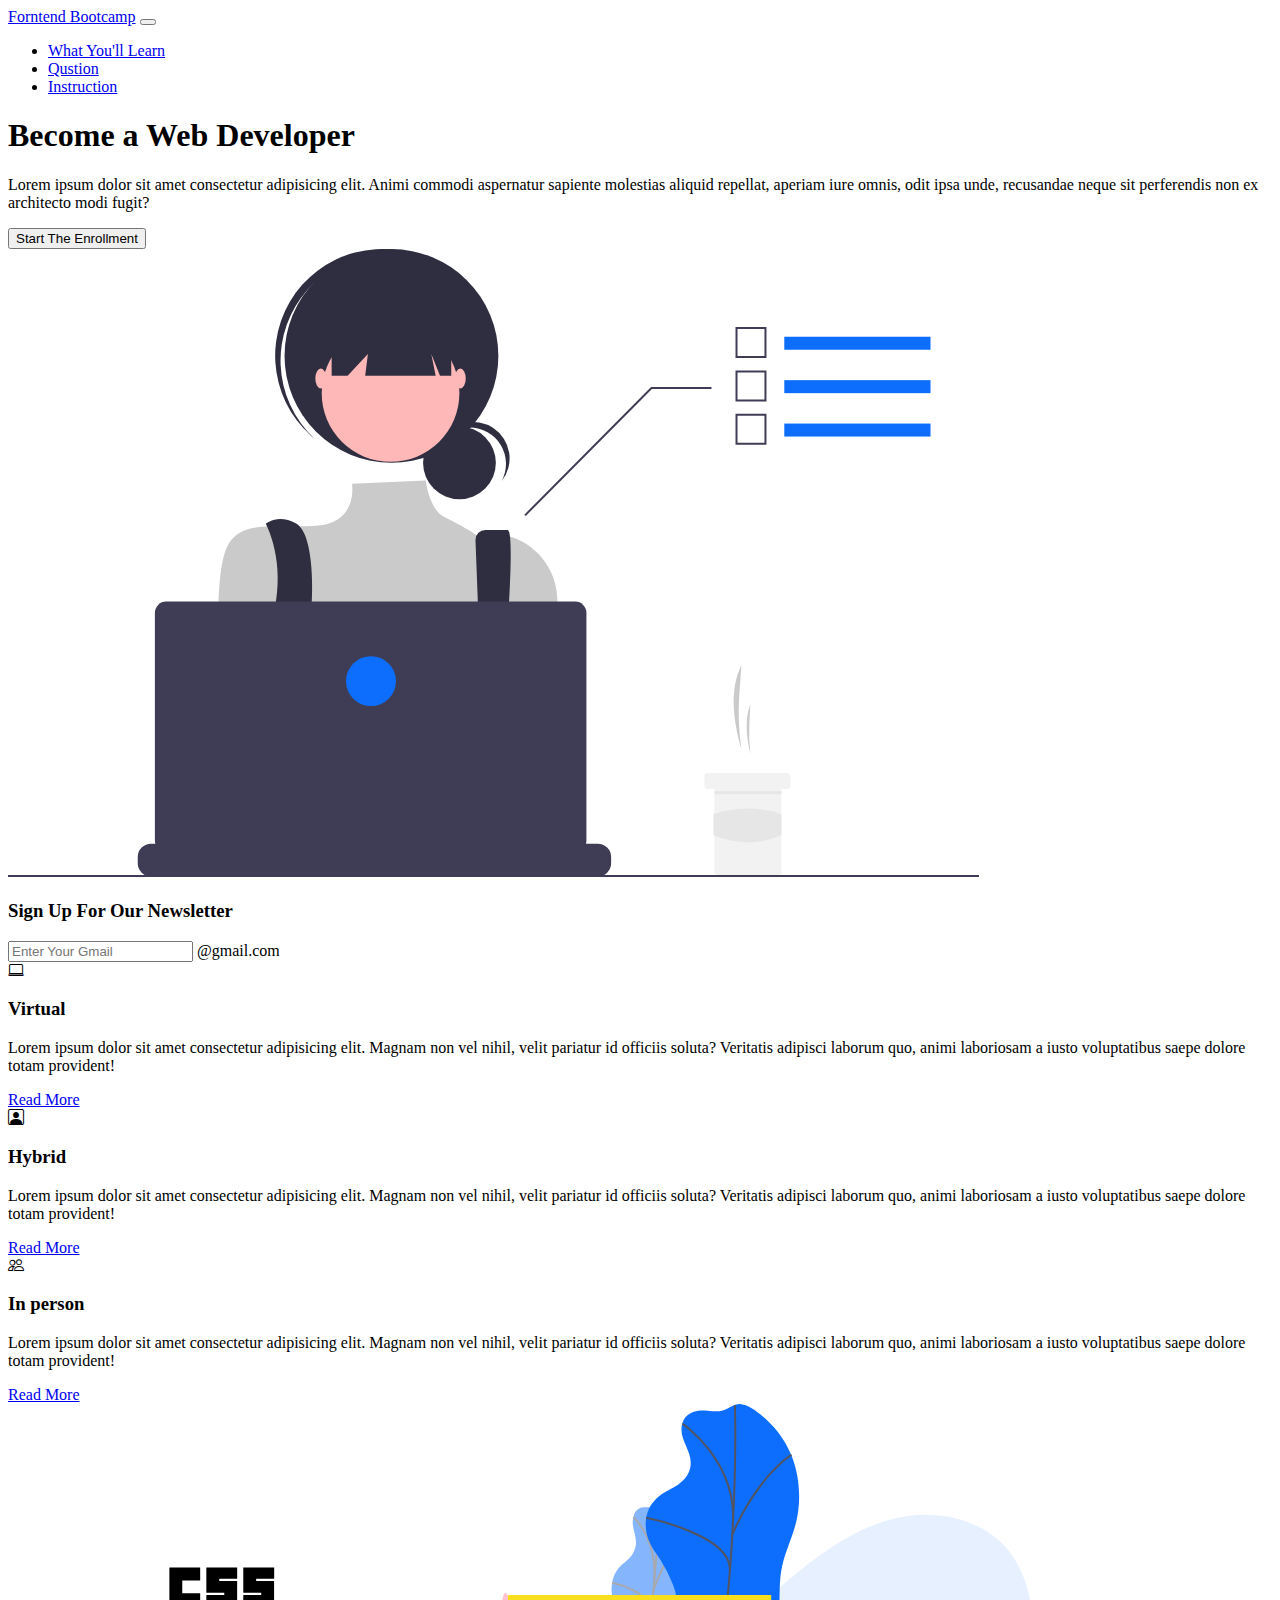
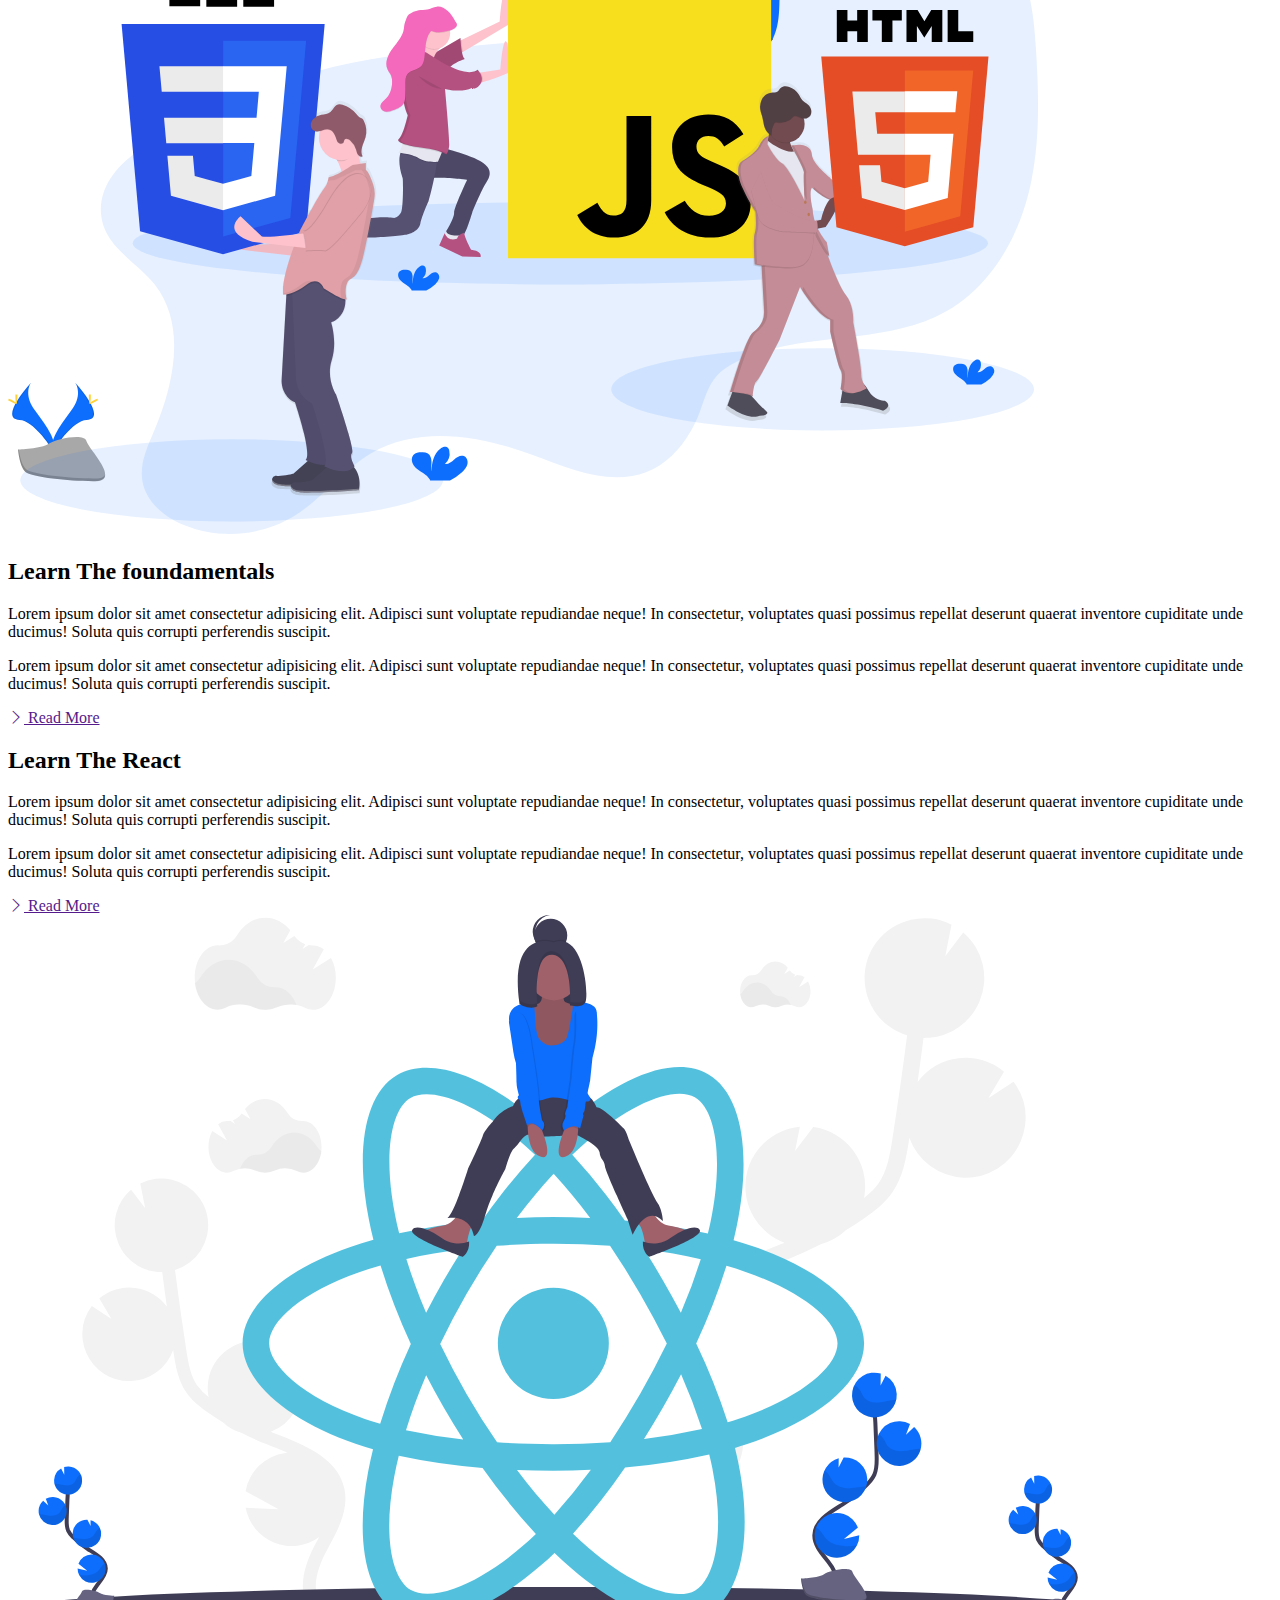
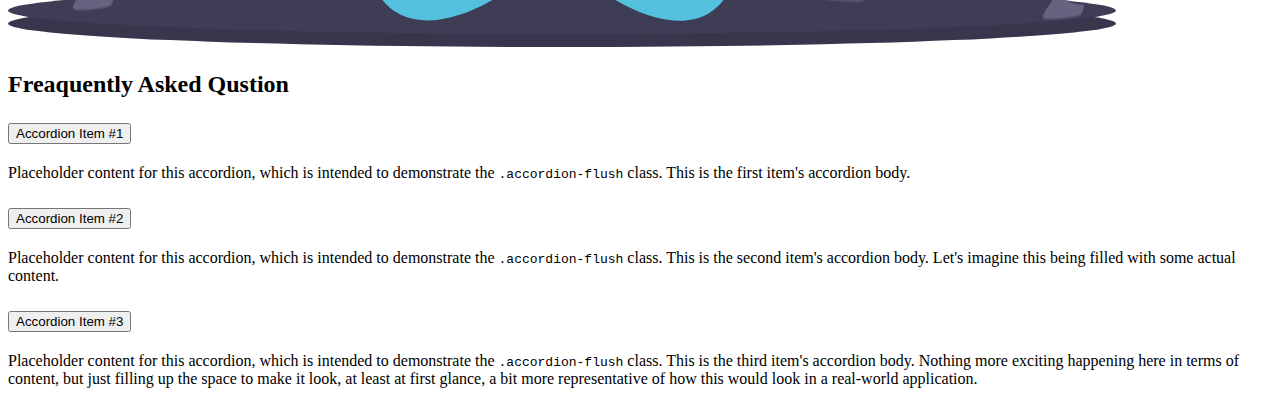
<file: A Landing Page With Bootstrap 5/index.html>
<!DOCTYPE html>
<html lang="en">

<head>
    <meta charset="UTF-8">
    <meta http-equiv="X-UA-Compatible" content="IE=edge">
    <meta name="viewport" content="width=device-width, initial-scale=1.0">
    <link href="https://cdn.jsdelivr.net/npm/bootstrap@5.1.0/dist/css/bootstrap.min.css" rel="stylesheet"
        integrity="sha384-KyZXEAg3QhqLMpG8r+8fhAXLRk2vvoC2f3B09zVXn8CA5QIVfZOJ3BCsw2P0p/We" crossorigin="anonymous">
    <link rel="stylesheet" href="./style.css">
    <link rel="stylesheet" href="https://cdn.jsdelivr.net/npm/bootstrap-icons@1.3.0/font/bootstrap-icons.css">
    <title>Document</title>
</head>

<body>
    <!-- start navigation bar -->
    <header>
        <nav class="navbar navbar-expand-lg bg-black bg-gradient navbar-dark py-2 fixed-top">
            <div class="container">
                <a href="#" class="navbar-brand">Forntend Bootcamp</a>
                <button class="navbar-toggler" type="button" data-bs-toggle="collapse" data-bs-target="#navmenu">
                    <span class="navbar-toggler-icon"></span>
                </button>
                <div class="collapse navbar-collapse" id="navmenu">
                    <ul class="navbar-nav ms-auto">
                        <li class="nav-items"><a href="#learn" class="nav-link">What You'll Learn</a></li>
                        <li class="nav-items"><a href="#qustion" class="nav-link">Qustion</a></li>
                        <li class="nav-items"><a href="#instruction" class="nav-link">Instruction</a></li>
                    </ul>
                </div>
            </div>
        </nav>
    </header>
    <!-- end navigation bar -->
    <!-- start showcase -->
    <section class="bg-dark text-light p-5 text-center text-sm-start">
        <div class="container">
            <div class="d-sm-flex align-items-center justify-content-between">
                <div>
                    <h1>Become a <span class="text-warning">Web Developer</span></h1>
                    <p class="lead my-4">Lorem ipsum dolor sit amet consectetur adipisicing elit. Animi commodi
                        aspernatur
                        sapiente molestias aliquid repellat, aperiam iure omnis, odit ipsa unde, recusandae neque sit
                        perferendis non ex architecto modi fugit?</p>
                    <button class="btn btn-primary btn-lg">Start The Enrollment</button>
                </div>
                <img class=" img-fluid w-50 d-none d-sm-block" src="./img/showcase.svg" alt="showcase">
            </div>
        </div>
    </section>
    <!-- end showcase -->
    <!-- start NewsLetter -->
    <section class="bg-primary text-light p-5">
        <div class="container">
            <div class="d-md-flex justify-content-between align-items-center">
                <h3 class="mb-3 mb-md-0 text-center">
                    Sign Up For Our Newsletter
                </h3>
                <div class="input-group py-3" id="news-letter">
                    <input type="text" class="form-control" placeholder="Enter Your Gmail">
                    <span class="input-group-text" id="basic-addon2">@gmail.com</span>
                </div>
            </div>
        </div>
    </section>
    <!-- End NewsLetter -->
    <!-- Start Boxes -->
    <section class="p-5">
        <div class="container">
            <div class="row text-center g-4">
                <div class="col-md">
                    <div class="card bg-dark text-light">
                        <div class="card-body text-center">
                            <div class="h1 mb-3">
                                <i class="bi bi-laptop"></i>
                            </div>
                            <h3 class="card-title mb-3">Virtual</h3>
                            <p class="card-text">Lorem ipsum dolor sit amet consectetur adipisicing elit. Magnam non
                                vel
                                nihil, velit pariatur id officiis soluta? Veritatis adipisci laborum quo, animi
                                laboriosam a
                                iusto voluptatibus saepe dolore totam provident!
                            </p>
                            <a href="#" class="btn btn-primary">Read More</a>
                        </div>
                    </div>
                </div>
                <div class="col-md">
                    <div class="col-md">
                        <div class="card bg-dark text-light">
                            <div class="card-body text-center">
                                <div class="h1 mb-3">
                                    <i class="bi bi-person-square"></i>
                                </div>
                                <h3 class="card-title mb-3">Hybrid</h3>
                                <p class="card-text">Lorem ipsum dolor sit amet consectetur adipisicing elit. Magnam non
                                    vel
                                    nihil, velit pariatur id officiis soluta? Veritatis adipisci laborum quo, animi
                                    laboriosam a
                                    iusto voluptatibus saepe dolore totam provident!
                                </p>
                                <a href="#" class="btn btn-primary">Read More</a>
                            </div>
                        </div>
                    </div>
                </div>
                <div class="col-md">
                    <div class="col-md">
                        <div class="card bg-dark text-light">
                            <div class="card-body text-center">
                                <div class="h1 mb-3">
                                    <i class="bi bi-people"></i>
                                </div>
                                <h3 class="card-title mb-3">In person</h3>
                                <p class="card-text">Lorem ipsum dolor sit amet consectetur adipisicing elit. Magnam non
                                    vel
                                    nihil, velit pariatur id officiis soluta? Veritatis adipisci laborum quo, animi
                                    laboriosam a
                                    iusto voluptatibus saepe dolore totam provident!
                                </p>
                                <a href="#" class="btn btn-primary">Read More</a>
                            </div>
                        </div>
                    </div>
                </div>
            </div>
        </div>
    </section>
    <!-- End of Boxes -->
    <!-- Start of Learn Section -->
    <section id="lear" class="p-5">
        <div class="container">
            <div class="row align-items-center justify-content-between">
                <div class="col-md">
                    <img src="./img/fundamentals.svg" alt="fundamentals" class="img-fluid">
                </div>
                <div class="col-md p-5">
                    <h2>Learn The foundamentals</h2>
                    <p class="lead">Lorem ipsum dolor sit amet consectetur adipisicing elit. Adipisci sunt voluptate
                        repudiandae
                        neque! In consectetur, voluptates quasi possimus repellat deserunt quaerat inventore cupiditate
                        unde ducimus! Soluta quis corrupti perferendis suscipit.
                    </p>
                    <p>Lorem ipsum dolor sit amet consectetur adipisicing elit. Adipisci sunt voluptate repudiandae
                        neque! In consectetur, voluptates quasi possimus repellat deserunt quaerat inventore cupiditate
                        unde ducimus! Soluta quis corrupti perferendis suscipit.
                    </p>
                    <a href="" class="btn btn-light mt-3">
                        <i class="bi bi-chevron-right"></i> Read More
                    </a>
                </div>
            </div>
        </div>
    </section>
    <section id="learn" class="p-5 bg-dark bg-gradient text-light">
        <div class="container">
            <div class="row align-items-center justify-content-between">
                <div class="col-md p-5">
                    <h2>Learn The React</h2>
                    <p class="lead">Lorem ipsum dolor sit amet consectetur adipisicing elit. Adipisci sunt voluptate
                        repudiandae
                        neque! In consectetur, voluptates quasi possimus repellat deserunt quaerat inventore cupiditate
                        unde ducimus! Soluta quis corrupti perferendis suscipit.
                    </p>
                    <p>Lorem ipsum dolor sit amet consectetur adipisicing elit. Adipisci sunt voluptate repudiandae
                        neque! In consectetur, voluptates quasi possimus repellat deserunt quaerat inventore cupiditate
                        unde ducimus! Soluta quis corrupti perferendis suscipit.
                    </p>
                    <a href="" class="btn btn-light mt-3">
                        <i class="bi bi-chevron-right"></i> Read More
                    </a>
                </div>
                <div class="col-md">
                    <img src="./img/react.svg" alt="react" class="img-fluid">
                </div>
            </div>
        </div>
    </section>
    <!-- End of Learn Section -->
    <!-- Start of Question Accordion -->
    <section id="question" class="p-5">
        <div class="container">
            <h2 class="text-center mb-4">Freaquently Asked Qustion</h2>
            <div class="accordion accordion-flush" id="accordionFlushExample">
                <div class="accordion-item">
                    <h2 class="accordion-header" id="flush-headingOne">
                        <button class="accordion-button collapsed" type="button" data-bs-toggle="collapse"
                            data-bs-target="#flush-collapseOne" aria-expanded="false" aria-controls="flush-collapseOne">
                            Accordion Item #1
                        </button>
                    </h2>
                    <div id="flush-collapseOne" class="accordion-collapse collapse" aria-labelledby="flush-headingOne"
                        data-bs-parent="#accordionFlushExample">
                        <div class="accordion-body">Placeholder content for this accordion, which is intended to
                            demonstrate the <code>.accordion-flush</code> class. This is the first item's accordion
                            body.</div>
                    </div>
                </div>
                <div class="accordion-item">
                    <h2 class="accordion-header" id="flush-headingTwo">
                        <button class="accordion-button collapsed" type="button" data-bs-toggle="collapse"
                            data-bs-target="#flush-collapseTwo" aria-expanded="false" aria-controls="flush-collapseTwo">
                            Accordion Item #2
                        </button>
                    </h2>
                    <div id="flush-collapseTwo" class="accordion-collapse collapse" aria-labelledby="flush-headingTwo"
                        data-bs-parent="#accordionFlushExample">
                        <div class="accordion-body">Placeholder content for this accordion, which is intended to
                            demonstrate the <code>.accordion-flush</code> class. This is the second item's accordion
                            body. Let's imagine this being filled with some actual content.</div>
                    </div>
                </div>
                <div class="accordion-item">
                    <h2 class="accordion-header" id="flush-headingThree">
                        <button class="accordion-button collapsed" type="button" data-bs-toggle="collapse"
                            data-bs-target="#flush-collapseThree" aria-expanded="false"
                            aria-controls="flush-collapseThree">
                            Accordion Item #3
                        </button>
                    </h2>
                    <div id="flush-collapseThree" class="accordion-collapse collapse"
                        aria-labelledby="flush-headingThree" data-bs-parent="#accordionFlushExample">
                        <div class="accordion-body">Placeholder content for this accordion, which is intended to
                            demonstrate the <code>.accordion-flush</code> class. This is the third item's accordion
                            body. Nothing more exciting happening here in terms of content, but just filling up the
                            space to make it look, at least at first glance, a bit more representative of how this would
                            look in a real-world application.</div>
                    </div>
                </div>
            </div>
        </div>

    </section>
    <script src="https://cdn.jsdelivr.net/npm/bootstrap@5.1.0/dist/js/bootstrap.bundle.min.js"
        integrity="sha384-U1DAWAznBHeqEIlVSCgzq+c9gqGAJn5c/t99JyeKa9xxaYpSvHU5awsuZVVFIhvj"
        crossorigin="anonymous"></script>
</body>

</html>
</file>
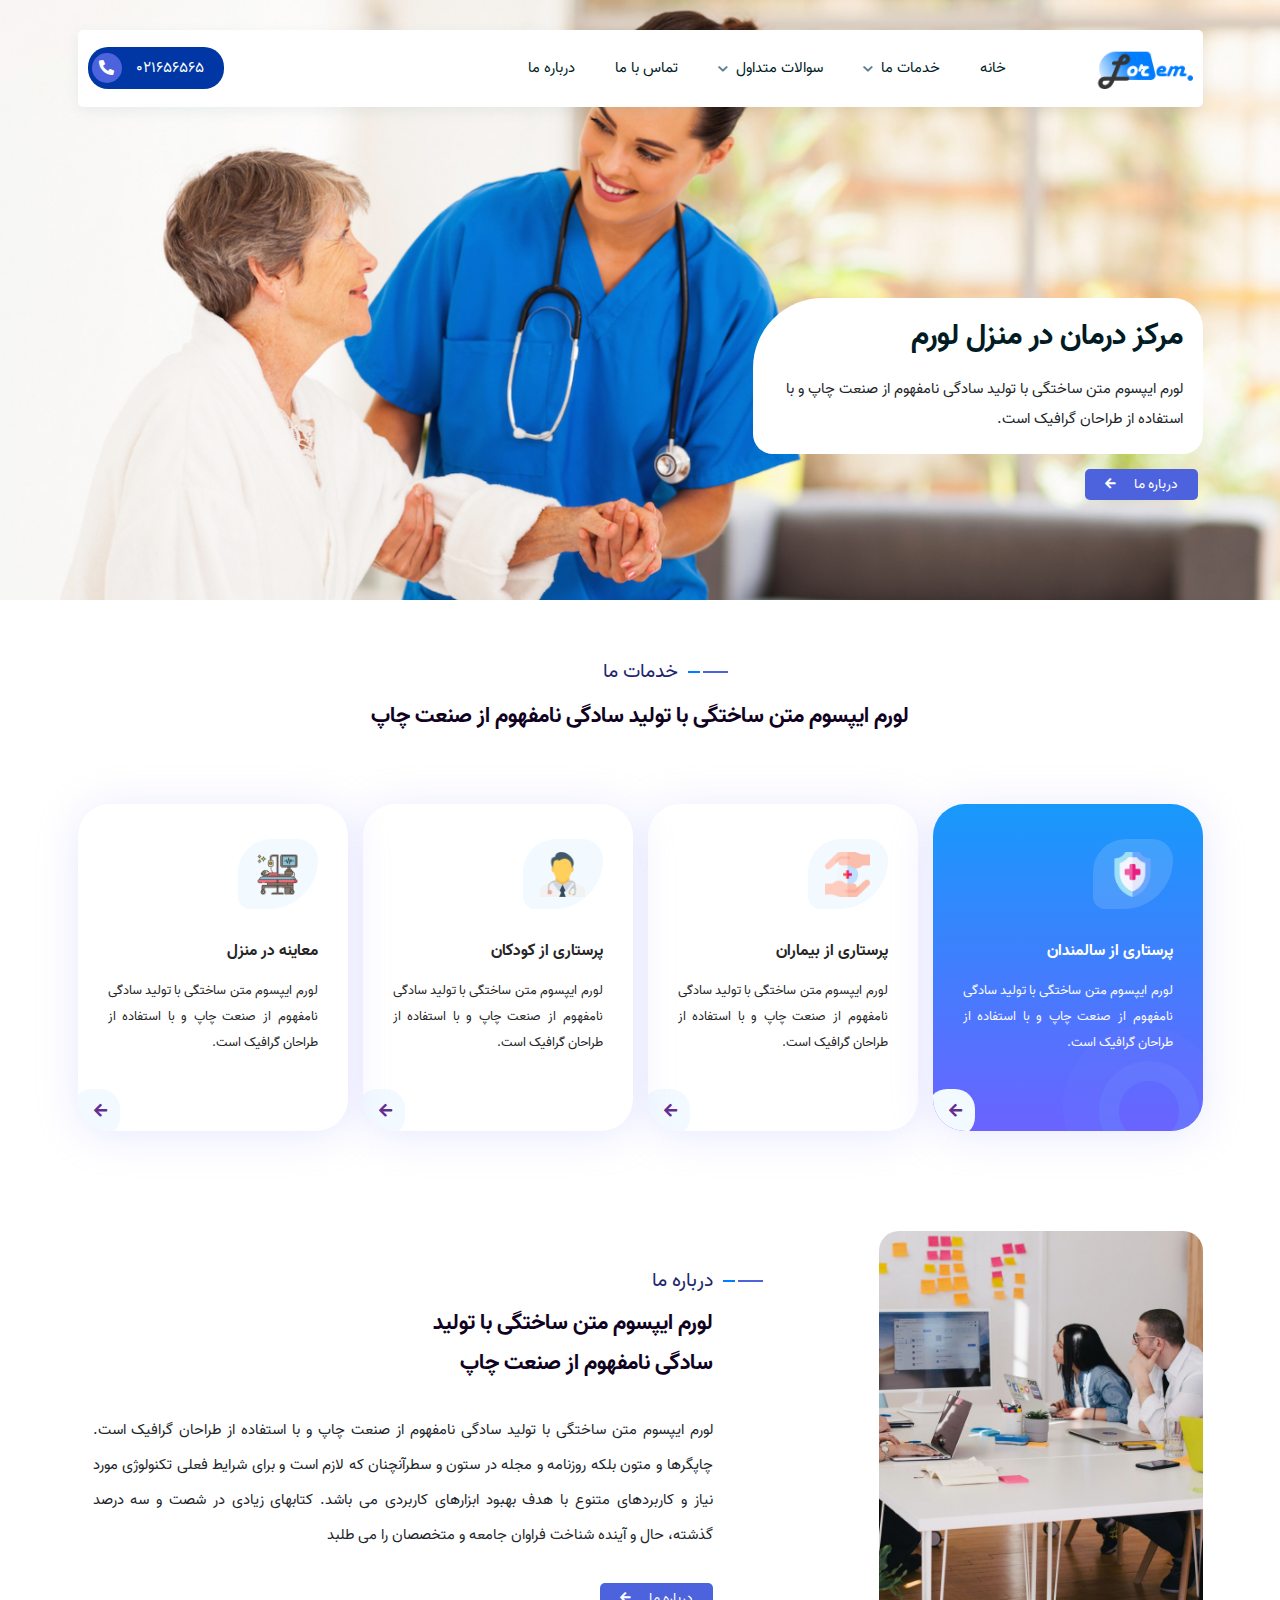
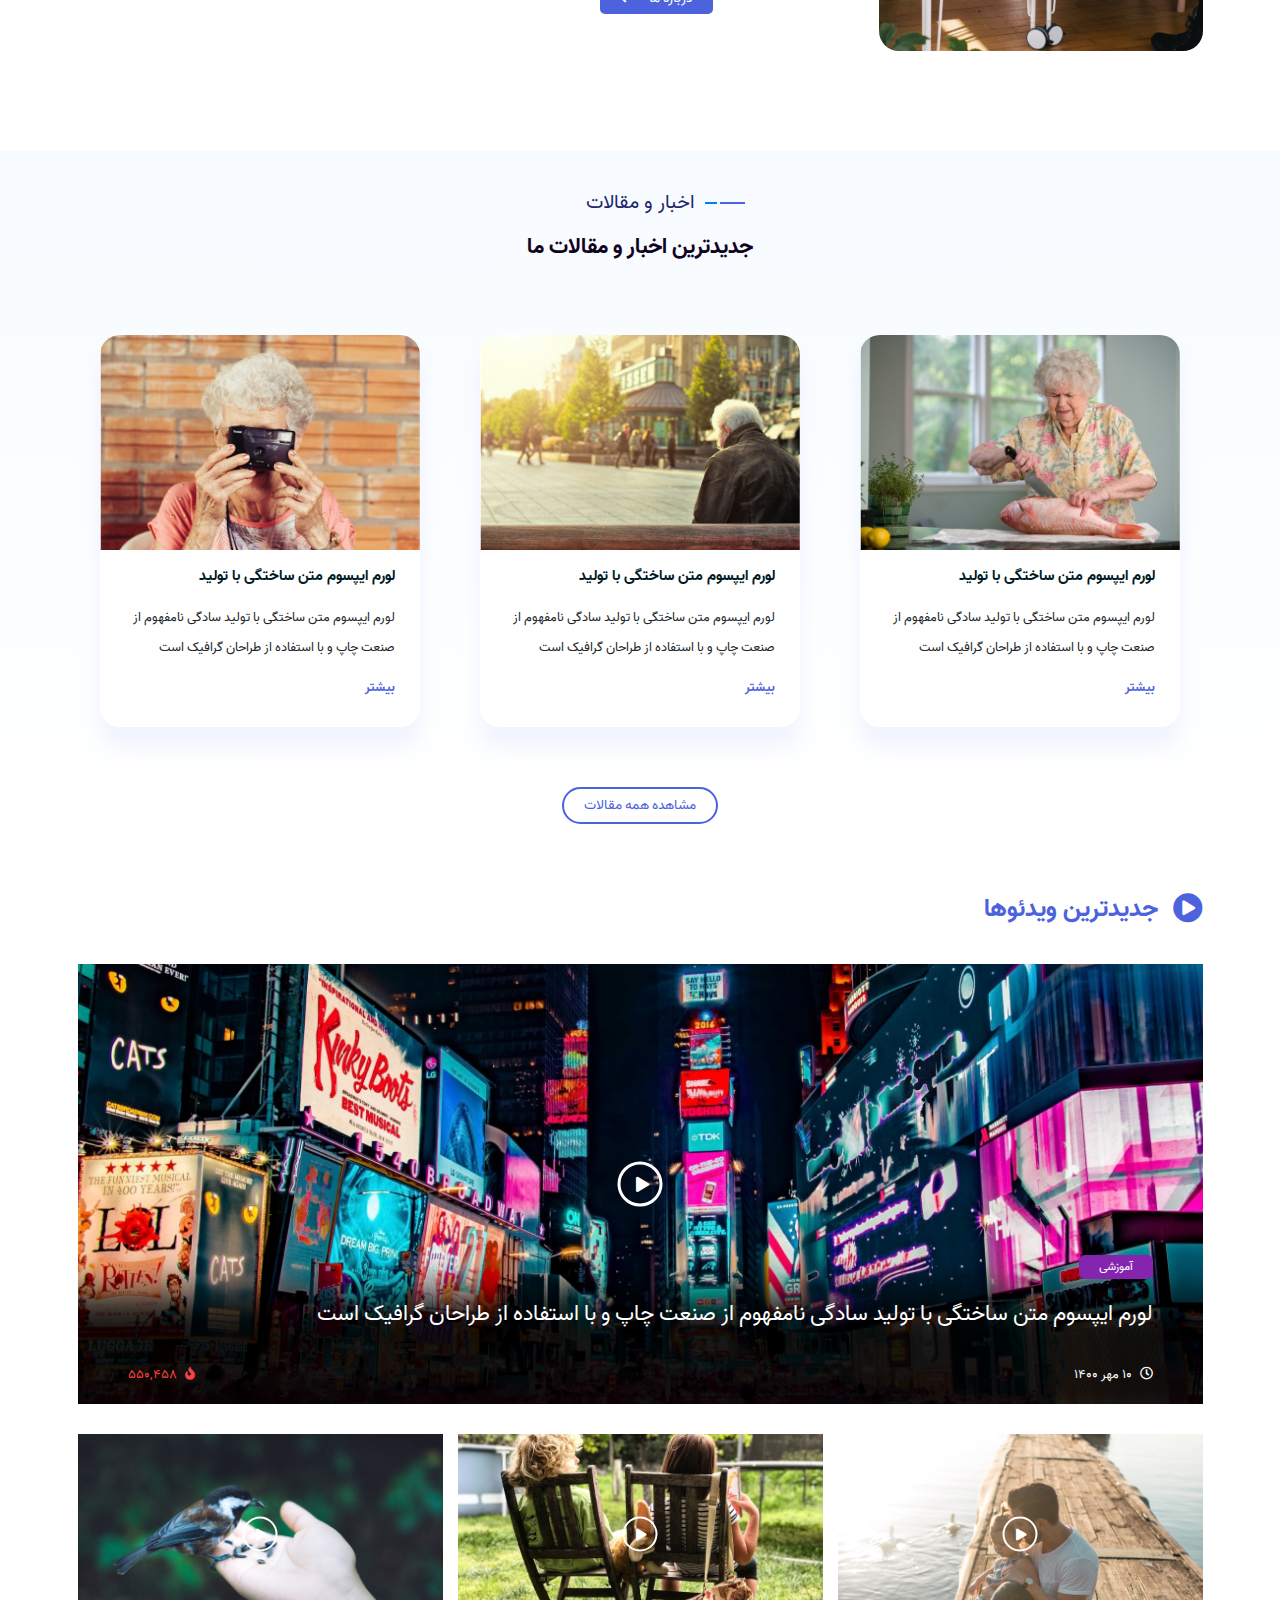
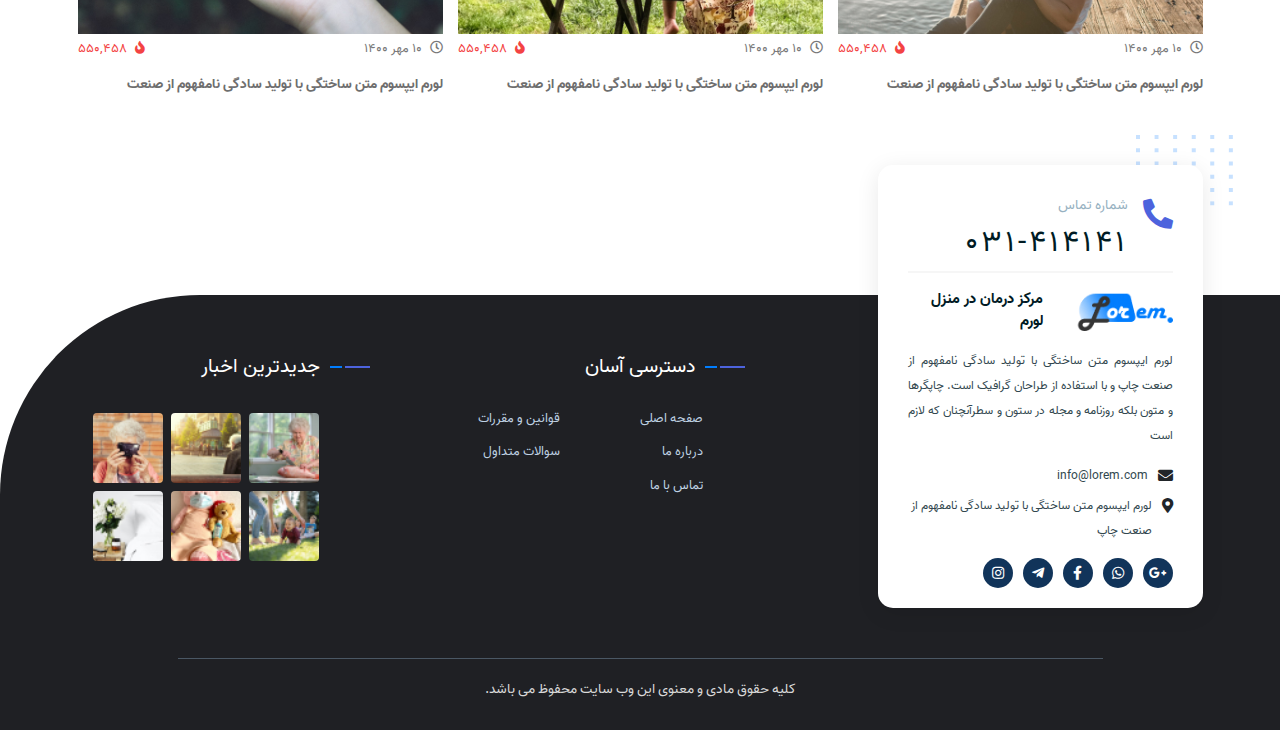
<file: A Nurse Landing Page in persian With Bootstrap5/index.html>
<!DOCTYPE html>
<html lang="fa" dir="rtl">

<head>
  <meta charset="UTF-8" />
  <meta http-equiv="X-UA-Compatible" content="IE=edge" />
  <meta name="viewport" content="width=device-width, initial-scale=1.0" />
  <link rel="stylesheet" href="css/all.min.css" />
  <link rel="stylesheet" href="css/bootstrap.rtl.min.css" />
  <link rel="stylesheet" href="style.css" />
  <title>Lorem</title>
</head>

<body>
  <header class="header-main">
    <div class="container h-100">
      <div class="header-main__wrapper">
        <section class="header-main__menu">
          <div class="row align-items-center">
            <div class="col-4 col-md-2">
              <div class="header-main__menu-brand">
                <a href="#">
                  <img src="img/header/logo.png" alt="" />
                </a>
              </div>
            </div>
            <div class="col-8 col-md-10">
              <div class="d-flex align-items-center justify-content-end justify-content-lg-between">
                <div class="header-main__menu-list d-none d-lg-block">
                  <ul>
                    <li><a href="#">خانه</a></li>
                    <li><a href="#">خدمات ما</a>
                      <ul>
                        <li><a href="#">منوی نمونه</a></li>
                        <li><a href="#">منوی نمونه</a></li>
                        <li><a href="#">منوی نمونه</a></li>
                        <li><a href="#">منوی نمونه</a></li>
                        <li><a href="#">منوی نمونه</a>
                          <ul>
                            <li><a href="#">منوی نمونه</a></li>
                            <li><a href="#">منوی نمونه</a></li>
                            <li><a href="#">منوی نمونه</a></li>
                            <li><a href="#">منوی نمونه</a></li>
                            <li><a href="#">منوی نمونه</a></li>
                          </ul>
                        </li>
                      </ul>
                    </li>
                    <li><a href="#">سوالات متداول</a>
                      <ul>
                        <li><a href="#">منوی نمونه</a></li>
                        <li><a href="#">منوی نمونه</a>
                          <ul>
                            <li><a href="#">منوی نمونه</a></li>
                            <li><a href="#">منوی نمونه</a></li>
                            <li><a href="#">منوی نمونه</a></li>
                            <li><a href="#">منوی نمونه</a></li>
                            <li><a href="#">منوی نمونه</a></li>
                          </ul>
                        </li>
                        <li><a href="#">منوی نمونه</a></li>
                        <li><a href="#">منوی نمونه</a></li>
                        <li><a href="#">منوی نمونه</a></li>
                      </ul>
                    </li>
                    <li><a href="#">تماس با ما</a></li>
                    <li><a href="#">درباره ما</a></li>
                  </ul>
                </div>

                <div class="btn-round">
                  <a href="#">
                    <span>021656565</span>
                    <i class="fas fa-phone-alt"></i>
                  </a>
                </div>

                <div class="d-lg-none">
                  <button class="responsive-btn ms-3" type="button" data-bs-toggle="offcanvas"
                    data-bs-target="#responsive_menu" aria-controls="responsive_menu">
                    <i class="fas fa-bars" data-bs-target="#responsive_menu"></i>
                  </button>

                  <div class="offcanvas offcanvas-start w-75" tabindex="-1" id="responsive_menu"
                    aria-labelledby="responsive_menuLabel">
                    <div class="offcanvas-header responsive-menu__header">
                      <button type="button" class="btn-close text-reset" data-bs-dismiss="offcanvas"
                        aria-label="Close"></button>
                    </div>
                    <div class="offcanvas-body responsive-menu__body">
                      <div class="responsive-menu__list">
                        <ul>
                          <li><a href="#">خانه</a></li>
                          <li><a href="#">خدمات ما</a>
                            <ul>
                              <li><a href="#">منوی نمونه</a></li>
                              <li><a href="#">منوی نمونه</a></li>
                              <li><a href="#">منوی نمونه</a></li>
                              <li><a href="#">منوی نمونه</a></li>
                              <li><a href="#">منوی نمونه</a>
                                <ul>
                                  <li><a href="#">منوی نمونه</a></li>
                                  <li><a href="#">منوی نمونه</a></li>
                                  <li><a href="#">منوی نمونه</a></li>
                                  <li><a href="#">منوی نمونه</a></li>
                                  <li><a href="#">منوی نمونه</a></li>
                                </ul>
                              </li>
                            </ul>
                          </li>
                          <li><a href="#">سوالات متداول</a>
                            <ul>
                              <li><a href="#">منوی نمونه</a></li>
                              <li><a href="#">منوی نمونه</a>
                                <ul>
                                  <li><a href="#">منوی نمونه</a></li>
                                  <li><a href="#">منوی نمونه</a></li>
                                  <li><a href="#">منوی نمونه</a></li>
                                  <li><a href="#">منوی نمونه</a></li>
                                  <li><a href="#">منوی نمونه</a></li>
                                </ul>
                              </li>
                              <li><a href="#">منوی نمونه</a></li>
                              <li><a href="#">منوی نمونه</a></li>
                              <li><a href="#">منوی نمونه</a></li>
                            </ul>
                          </li>
                          <li><a href="#">تماس با ما</a></li>
                          <li><a href="#">درباره ما</a></li>
                        </ul>
                      </div>
                    </div>
                  </div>
                </div>
              </div>
            </div>
          </div>
        </section>
        <section class="header-main__content">
          <div class="header-main__content-box">
            <h1 class="header-main__content-title">
              مرکز درمان در منزل لورم
            </h1>

            <div class="header-main__content-desc">
              <p>
                لورم ایپسوم متن ساختگی با تولید سادگی نامفهوم از صنعت چاپ و با
                استفاده از طراحان گرافیک است.
              </p>
            </div>
          </div>

          <div class="btn-main mt-4 ms-2">
            <a href="#">
              <span>درباره ما</span>
              <i class="fas fa-arrow-left"></i>
            </a>
          </div>
        </section>
      </div>
    </div>
  </header>

  <section class="services">
    <div class="container">
      <div class="row">
        <div class="col-12 mb-lg-5">
          <div class="head-info text-center">
            <h2 class="head-info__title mb-4">خدمات ما</h2>
            <div class="head-info__desc">
              <p>لورم ایپسوم متن ساختگی با تولید سادگی نامفهوم از صنعت چاپ</p>
            </div>
          </div>
        </div>
      </div>
      <div class="row pt-5">
        <div class="col-sm-6 col-lg-3 mb-5 mb-lg-0">
          <div class="services__item services__item--selected">
            <div class="services__item-icon mb-lg-5">
              <img src="img/service/1.png" alt="">
            </div>
            <div class="services__item-title">
              <span>پرستاری از سالمندان</span>
            </div>
            <div class="services__item-desc my-4">
              <p>لورم ایپسوم متن ساختگی با تولید سادگی نامفهوم از صنعت چاپ و با استفاده از طراحان گرافیک است.</p>
            </div>
            <div class="services__item-link">
              <a href="#"><i class="fas fa-arrow-left"></i></a>
            </div>
          </div>
        </div>
        <div class="col-sm-6 col-lg-3 mb-5 mb-lg-0">
          <div class="services__item">
            <div class="services__item-icon mb-lg-5">
              <img src="img/service/2.png" alt="">
            </div>
            <div class="services__item-title">
              <span>پرستاری از بیماران</span>
            </div>
            <div class="services__item-desc my-4">
              <p>لورم ایپسوم متن ساختگی با تولید سادگی نامفهوم از صنعت چاپ و با استفاده از طراحان گرافیک است.</p>
            </div>
            <div class="services__item-link">
              <a href="#"><i class="fas fa-arrow-left"></i></a>
            </div>
          </div>
        </div>
        <div class="col-sm-6 col-lg-3 mb-5 mb-lg-0">
          <div class="services__item">
            <div class="services__item-icon mb-lg-5">
              <img src="img/service/3.png" alt="">
            </div>
            <div class="services__item-title">
              <span>پرستاری از کودکان</span>
            </div>
            <div class="services__item-desc my-4">
              <p>لورم ایپسوم متن ساختگی با تولید سادگی نامفهوم از صنعت چاپ و با استفاده از طراحان گرافیک است.</p>
            </div>
            <div class="services__item-link">
              <a href="#"><i class="fas fa-arrow-left"></i></a>
            </div>
          </div>
        </div>
        <div class="col-sm-6 col-lg-3 mb-5 mb-lg-0">
          <div class="services__item">
            <div class="services__item-icon mb-lg-5">
              <img src="img/service/4.png" alt="">
            </div>
            <div class="services__item-title">
              <span>معاینه در منزل</span>
            </div>
            <div class="services__item-desc my-4">
              <p>لورم ایپسوم متن ساختگی با تولید سادگی نامفهوم از صنعت چاپ و با استفاده از طراحان گرافیک است.</p>
            </div>
            <div class="services__item-link">
              <a href="#"><i class="fas fa-arrow-left"></i></a>
            </div>
          </div>
        </div>
      </div>
    </div>
  </section>

  <section class="about-us">
    <div class="container">
      <div class="row align-items-center">
        <div class="col-lg-5">
          <div class="about-us__pic">
            <img src="img/about-us/pic.jpg" alt="">
          </div>
        </div>
        <div class="col-lg-7">
          <div class="about-us__content px-4">
            <div class="head-info text-center text-lg-start mt-5 mt-lg-0">
              <h2 class="head-info__title mb-3">درباره ما</h2>
              <div class="head-info__desc">
                <p>لورم ایپسوم متن ساختگی با تولید سادگی نامفهوم از صنعت چاپ</p>
              </div>
            </div>
            <div class="about-us__text mt-5">
              <p>لورم ایپسوم متن ساختگی با تولید سادگی نامفهوم از صنعت چاپ و با استفاده از طراحان گرافیک است. چاپگرها و
                متون بلکه روزنامه و مجله در ستون و سطرآنچنان که لازم است و برای شرایط فعلی تکنولوژی مورد نیاز و
                کاربردهای متنوع با هدف بهبود ابزارهای کاربردی می باشد. کتابهای زیادی در شصت و سه درصد گذشته، حال و آینده
                شناخت فراوان جامعه و متخصصان را می طلبد</p>
            </div>
            <div class="btn-main mt-5">
              <a href="#">
                <span>درباره ما</span>
                <i class="fas fa-arrow-left"></i>
              </a>
            </div>
          </div>
        </div>
      </div>
    </div>
  </section>

  <section class="articles">
    <div class="container">
      <div class="row">
        <div class="col-12 mb-lg-5">
          <div class="head-info text-center">
            <h2 class="head-info__title mb-4">اخبار و مقالات</h2>
            <div class="head-info__desc">
              <p>جدیدترین اخبار و مقالات ما</p>
            </div>
          </div>
        </div>
      </div>
      <div class="row py-5">
        <div class="col-lg-4 mb-4 mb-lg-0 px-lg-5">
          <div class="articles__item">
            <div class="articles__item-thumb">
              <a href="#">
                <img src="img/articles/1.jpg" alt="">
              </a>
            </div>
            <div class="articles__item-content">
              <div class="articles__item-title mb-4">
                <a href="#">لورم ایپسوم متن ساختگی با تولید</a>
              </div>
              <div class="articles__item-text mb-4">
                <p>لورم ایپسوم متن ساختگی با تولید سادگی نامفهوم از صنعت چاپ و با استفاده از طراحان گرافیک است</p>
              </div>
              <div class="articles__item-link text-end text-lg-start">
                <a href="#">بیشتر</a>
              </div>
            </div>
          </div>
        </div>
        <div class="col-lg-4 mb-4 mb-lg-0 px-lg-5">
          <div class="articles__item">
            <div class="articles__item-thumb">
              <a href="#">
                <img src="img/articles/2.jpg" alt="">
              </a>
            </div>
            <div class="articles__item-content">
              <div class="articles__item-title mb-4">
                <a href="#">لورم ایپسوم متن ساختگی با تولید</a>
              </div>
              <div class="articles__item-text mb-4">
                <p>لورم ایپسوم متن ساختگی با تولید سادگی نامفهوم از صنعت چاپ و با استفاده از طراحان گرافیک است</p>
              </div>
              <div class="articles__item-link text-end text-lg-start">
                <a href="#">بیشتر</a>
              </div>
            </div>
          </div>
        </div>
        <div class="col-lg-4 mb-4 mb-lg-0 px-lg-5">
          <div class="articles__item">
            <div class="articles__item-thumb">
              <a href="#">
                <img src="img/articles/3.jpg" alt="">
              </a>
            </div>
            <div class="articles__item-content">
              <div class="articles__item-title mb-4">
                <a href="#">لورم ایپسوم متن ساختگی با تولید</a>
              </div>
              <div class="articles__item-text mb-4">
                <p>لورم ایپسوم متن ساختگی با تولید سادگی نامفهوم از صنعت چاپ و با استفاده از طراحان گرافیک است</p>
              </div>
              <div class="articles__item-link text-end text-lg-start">
                <a href="#">بیشتر</a>
              </div>
            </div>
          </div>
        </div>
      </div>
      <div class="row text-center mt-lg-5">
        <div class="btn-more">
          <a href="#">مشاهده همه مقالات</a>
        </div>
      </div>
    </div>
  </section>

  <section class="videos">
    <div class="container">
      <div class="row">
        <div class="col-12">
          <div class="videos__head">
            <div class="videos__head-icon me-4">
              <i class="fas fa-play-circle"></i>
            </div>
            <h2 class="videos__head-title">جدیدترین ویدئوها</h2>
          </div>
        </div>
      </div>
      <div class="row py-5">
        <div class="col-12">
          <div class="videos__spec">
            <img src="img/videos/spec.jpg" class="videos__spec-thumb" alt="">
            <a href="#" class="videos__spec-icon">
              <i class="fas fa-play"></i>
            </a>
            <div class="videos__spec-content">
              <div class="videos__spec-tag mb-4">
                <a href="#">آموزشی</a>
              </div>
              <div class="videos__spec-title">
                <a href="#">لورم ایپسوم متن ساختگی با تولید سادگی نامفهوم از صنعت چاپ و با استفاده از طراحان گرافیک
                  است</a>
              </div>
            </div>
            <div class="videos__spec-footer">
              <div class="videos__spec-date">
                <i class="far fa-clock me-2"></i>
                <span>10 مهر 1400</span>
              </div>
              <div class="videos__spec-view">
                <i class="fas fa-fire me-2"></i>
                <span>550,458</span>
              </div>
            </div>
          </div>
        </div>
      </div>
      <div class="row">
        <div class="col-lg-4 mb-3 mb-lg-0">
          <div class="videos__item">
            <div class="videos__item-thumb">
              <img src="img/videos/1.jpg" alt="">
              <a href="#" class="videos__spec-icon videos__spec-icon--sm">
                <i class="fas fa-play"></i>
              </a>
            </div>
            <div class="videos__item-content">
              <div class="d-flex justify-content-between align-items-center py-2">
                <div class="videos__spec-date videos__spec-date--gray">
                  <i class="far fa-clock me-2"></i>
                  <span>10 مهر 1400</span>
                </div>
                <div class="videos__spec-view">
                  <i class="fas fa-fire me-2"></i>
                  <span>550,458</span>
                </div>
              </div>
              <div class="videos__item-title mt-3">
                <a href="#">لورم ایپسوم متن ساختگی با تولید سادگی نامفهوم از صنعت</a>
              </div>
            </div>
          </div>
        </div>
        <div class="col-lg-4 mb-3 mb-lg-0">
          <div class="videos__item">
            <div class="videos__item-thumb">
              <img src="img/videos/2.jpg" alt="">
              <a href="#" class="videos__spec-icon videos__spec-icon--sm">
                <i class="fas fa-play"></i>
              </a>
            </div>
            <div class="videos__item-content">
              <div class="d-flex justify-content-between align-items-center py-2">
                <div class="videos__spec-date videos__spec-date--gray">
                  <i class="far fa-clock me-2"></i>
                  <span>10 مهر 1400</span>
                </div>
                <div class="videos__spec-view">
                  <i class="fas fa-fire me-2"></i>
                  <span>550,458</span>
                </div>
              </div>
              <div class="videos__item-title mt-3">
                <a href="#">لورم ایپسوم متن ساختگی با تولید سادگی نامفهوم از صنعت</a>
              </div>
            </div>
          </div>
        </div>
        <div class="col-lg-4 mb-3 mb-lg-0">
          <div class="videos__item">
            <div class="videos__item-thumb">
              <img src="img/videos/3.jpg" alt="">
              <a href="#" class="videos__spec-icon videos__spec-icon--sm">
                <i class="fas fa-play"></i>
              </a>
            </div>
            <div class="videos__item-content">
              <div class="d-flex justify-content-between align-items-center py-2">
                <div class="videos__spec-date videos__spec-date--gray">
                  <i class="far fa-clock me-2"></i>
                  <span>10 مهر 1400</span>
                </div>
                <div class="videos__spec-view">
                  <i class="fas fa-fire me-2"></i>
                  <span>550,458</span>
                </div>
              </div>
              <div class="videos__item-title mt-3">
                <a href="#">لورم ایپسوم متن ساختگی با تولید سادگی نامفهوم از صنعت</a>
              </div>
            </div>
          </div>
        </div>
      </div>
    </div>
  </section>

  <footer class="footer">
    <div class="container">
      <div class="row">
        <div class="col-lg-4">
          <div class="footer__info">
            <div class="footer__info-dots">
              <img src="img/footer/dots.png" alt="">
            </div>
            <div class="footer__tel">
              <div class="footer__tel-icon me-4">
                <i class="fas fa-phone-alt"></i>
              </div>
              <div class="footer__tel-content">
                <span class="footer__info-label mb-2">شماره تماس</span>
                <a href="#" class="footer__info-tel">031-414141</a>
              </div>
            </div>
            <div class="footer__brand my-4">
              <a href="#" class="d-flex justify-content-between align-items-center">
                <img src="img/header/logo.png" class="footer__brand-img me-5" alt="">
                <span class="footer__brand-title">مرکز درمان در منزل لورم</span>
              </a>
            </div>
            <div class="footer__text mb-4">
              <p>لورم ایپسوم متن ساختگی با تولید سادگی نامفهوم از صنعت چاپ و با استفاده از طراحان گرافیک است. چاپگرها و متون بلکه روزنامه و مجله در ستون و سطرآنچنان که لازم است</p>
            </div>
            <div class="footer__contact">
              <div class="footer__contact-item mb-2">
                <i class="fas fa-envelope me-3"></i>
                <a href="#" class="footer__contact-item-val">info@lorem.com</a>
              </div>
              <div class="footer__contact-item mb-2">
                <i class="fas fa-map-marker-alt me-3"></i>
                <span class="footer__contact-item-val">لورم ایپسوم متن ساختگی با تولید سادگی نامفهوم از صنعت چاپ</span>
              </div>
            </div>
            <div class="footer__social mt-4">
              <ul>
                <li><a href="#"><i class="fab fa-google-plus-g"></i></a></li>
                <li><a href="#"><i class="fab fa-whatsapp"></i></a></li>
                <li><a href="#"><i class="fab fa-facebook-f"></i></a></li>
                <li><a href="#"><i class="fab fa-telegram-plane"></i></a></li>
                <li><a href="#"><i class="fab fa-instagram"></i></a></li>
              </ul>
            </div>
          </div>
        </div>
        <div class="col-lg-4 mt-5 mt-lg-0 text-lg-center">
          <div class="footer__head">
            <h2 class="head-info__title head-info__title--white mb-4">دسترسی آسان</h2>
          </div>
          <div class="footer__content">
            <div class="footer__link mt-4">
              <ul>
                <li><a href="#">صفحه اصلی</a></li>
                <li><a href="#">درباره ما</a></li>
                <li><a href="#">تماس با ما</a></li>
              </ul>
            </div>
            <div class="footer__link mt-4">
              <ul>
                <li><a href="#">قوانین و مقررات</a></li>
                <li><a href="#">سوالات متداول</a></li>
              </ul>
            </div>
          </div>
        </div>
        <div class="col-lg-4 mt-5 mt-lg-0 text-lg-center">
          <div class="footer__head">
            <h2 class="head-info__title head-info__title--white mb-4">جدیدترین اخبار</h2>
          </div>
          <div class="footer__content mt-4">
            <div class="footer__posts">
              <ul>
                <li><a href="#"><img src="img/footer/1.jpg" alt=""></a></li>
                <li><a href="#"><img src="img/footer/2.jpg" alt=""></a></li>
                <li><a href="#"><img src="img/footer/3.jpg" alt=""></a></li>
                <li><a href="#"><img src="img/footer/4.jpg" alt=""></a></li>
                <li><a href="#"><img src="img/footer/5.jpg" alt=""></a></li>
                <li><a href="#"><img src="img/footer/6.jpg" alt=""></a></li>
              </ul>
            </div>
          </div>
        </div>
      </div>
      <div class="row">
        <div class="col-12">
          <div class="footer__copyright text-center">
            <div class="footer__copyright-text">
              <p>کلیه حقوق مادی و معنوی این وب سایت محفوظ می باشد.</p>
            </div>
          </div>
        </div>
      </div>
    </div>
  </footer>

  <script src="js/bootstrap.bundle.min.js"></script>
  <script src="js/app.js"></script>
</body>

</html>
</file>
<file: A Landing Page With Bootstrap 5/style.css>
body::before{
    display: blcok;
    content:'';
    height: 60px;
}
@media (min-width: 768px){
   #news-letter{
       width: 50%;}
}
</file>
<file: A Nurse Landing Page in persian With Bootstrap5/style.css>
@font-face {
  font-family: vazir;
  src: url("fonts/Vazir-Regular-FD.woff") format("woff");
  font-weight: normal;
  font-display: block;
}

@font-face {
  font-family: vazir;
  src: url("fonts/Vazir-Bold-FD.woff") format("woff");
  font-weight: bold;
  font-display: block;
}

body {
  font-family: vazir;
}

/* ============================== Variables */
:root {
  --blue-light: #007dfe;
  --blue-dark: #4d63dd;
  --blue-dark-2: #0137a4;
}

/* ============================== CSS RESET */
* {
  margin: 0;
  padding: 0;
}

ol,
ul {
  margin: 0;
  padding: 0;
}

li {
  list-style: none;
}

a {
  text-decoration: none;
}

html {
  font-size: 10px;
}

/* === btn Round */
.btn-round a {
  background-color: var(--blue-dark-2);
  font-size: 1.5rem;
  display: inline-block;
  color: #fff;
  padding: 0.6rem 2rem 0.6rem 0.4rem;
  border-radius: 2rem;
  transition: all 0.3s ease;
}

.btn-round span {
  margin-left: 1rem;
}

.btn-round i {
  vertical-align: middle;
  background-color: var(--blue-dark);
  width: 3rem;
  height: 3rem;
  border-radius: 50%;
  text-align: center;
  line-height: 3rem;
  transition: all 0.3s ease;
}

.btn-round a:hover {
  background-color: var(--blue-dark);
}

.btn-round a:hover i {
  background-color: var(--blue-dark-2);
}

/* === Btn main */
.btn-main a {
  background-color: var(--blue-dark);
  display: inline-block;
  color: #fff;
  font-size: 1.4rem;
  padding: 0.5rem 2rem;
  border-radius: 0.5rem;
  transition: all 0.3s ease;
}

.btn-main a span {
  margin-left: 1.5rem;
}

.btn-main a i {
  vertical-align: middle;
  font-size: 1.2rem;
}

.btn-main a:hover {
  background-color: var(--blue-dark-2);
}

/* === Btn more */
.btn-more a {
  font-size: 1.4rem;
  border: 2px solid var(--blue-dark);
  padding: 0.6rem 2rem;
  border-radius: 2rem;
  transition: all 0.3s ease;
  display: inline-block;
  color: var(--blue-dark);
  position: relative;
  overflow: hidden;
}

.btn-more a:hover {
  transform: scale(1.2);
  color: #fff;
  background-color: var(--blue-dark);
}

.btn-more a::before {
  content: "";
  position: absolute;
  left: 0;
  top: 0;
  width: 100%;
  height: 80%;
  background-color: var(--blue-dark);
  transition: all 0.3s ease;
  z-index: -1;
  transform: rotate(90deg);
  opacity: 0;
}

.btn-more a:hover::before {
  opacity: 1;
  transform: rotate(0);
}

/* === Responsive Btn */
.responsive-btn {
  background-color: #efefef;
  outline: none;
  border: none;
  font-size: 2.5rem;
  padding: 0.6rem 1.2rem;
  border-radius: 1rem;
  display: flex;
  flex-direction: column;
  justify-content: center;
  align-items: center;
}

/* === Header main */
.header-main {
  background-image: url("img/header/bg-header.jpg");
  background-position: center top;
  background-size: cover;
  padding: 3rem 0;
  height: 60rem;
}

.header-main__wrapper {
  height: 100%;
  display: flex;
  flex-direction: column;
  justify-content: space-between;
}

.header-main__menu {
  background-color: #fff;
  box-shadow: 0 4px 14px rgba(5, 81, 81, 0.07);
  border-radius: 5px;
  padding: 1rem;
}

.header-main__menu-brand a img {
  width: 10rem;
}

.header-main__menu-list > ul {
  display: flex;
  align-items: center;
}

.header-main__menu-list > ul > li {
  margin-left: 4rem;
  position: relative;
  padding: 1.7rem 0;
}

.header-main__menu-list ul li a {
  font-size: 1.5rem;
  color: #001b24;
  position: relative;
  transition: color 0.3s ease;
}

.header-main__menu-list > ul > li:hover > a {
  color: var(--blue-light);
}

.header-main__menu-list ul li i {
  font-size: 1.1rem;
  color: #587c8a;
  margin-right: 0.8rem;
  vertical-align: middle;
}

.header-main__menu-list > ul > li::after {
  content: "";
  position: absolute;
  background-color: var(--blue-light);
  width: 30%;
  height: 0.3rem;
  bottom: 3px;
  left: 0;
  right: 0;
  margin: 0 auto;
  opacity: 0;
  transition: all 0.3s ease;
}

.header-main__menu-list > ul > li:hover::after {
  opacity: 1;
  visibility: visible;
  width: 80%;
}

.header-main__menu-list > ul > li:hover > a i {
  color: var(--blue-light);
}

/* level 1 menu */
.header-main__menu-list > ul > li > ul {
  position: absolute;
  background-color: #fff;
  width: 25rem;
  right: 0;
  top: 5.7rem;
  padding: 1.4rem;
  border-radius: 0.4rem;
  box-shadow: 0 4px 14px rgba(5, 81, 81, 0.07);
  visibility: hidden;
  opacity: 0;
  transition: all 0.3s ease;
  transform: translateY(5rem);
}

.header-main__menu-list > ul > li:hover > ul {
  visibility: visible;
  opacity: 1;
  transform: translateY(0);
}

.header-main__menu-list > ul > li > ul li {
  padding: 1rem;
  border-top: 1px solid #efefef;
  transition: all 0.3s ease;
  position: relative;
}

.header-main__menu-list > ul > li > ul li:first-child {
  border-top-color: transparent;
}

.header-main__menu-list > ul > li > ul li:hover {
  background-color: #efefef;
}

.header-main__menu-list ul li ul li a i {
  float: left;
  line-height: 2rem;
}

/* level 2 menu */
.header-main__menu-list > ul > li > ul li ul {
  position: absolute;
  width: 25rem;
  right: 106%;
  background-color: #fff;
  top: 0;
  border-radius: 0.4rem;
  padding: 1.4rem;
  box-shadow: 0 4px 14px rgba(5, 81, 81, 0.07);
  opacity: 0;
  visibility: hidden;
  transition: all 0.3s ease;
}

.header-main__menu-list > ul > li > ul li:hover ul {
  visibility: visible;
  opacity: 1;
}

/* === Header Content */
.header-main__content {
  margin-bottom: 7rem;
}

.header-main__content-box {
  background-color: #fff;
  width: 40%;
  padding: 2rem 2rem 1rem;
  border-radius: 7rem 3rem 2rem 2rem;
}

.header-main__content-title {
  font-size: 3rem;
  font-weight: bold;
  margin-bottom: 2rem;
  color: #001b24;
}

.header-main__content-desc {
  font-size: 1.5rem;
  line-height: 3rem;
}

/* === Responsive Menu */
.responsive-menu__header {
  background-color: #f6f7f8;
  border-bottom: 1px solid #d0d7de;
  height: 6vh;
  display: flex;
  flex-direction: column;
  justify-content: center;
  padding: 0 2.5rem;
}

.responsive-menu__header .btn-close {
  font-size: 1.4rem;
  color: #57606a !important;
  opacity: 1;
}

.responsive-menu__body {
  height: 100%;
  overflow-y: scroll;
}

.responsive-menu__list > ul > li {
  border-bottom: 1px solid #f1f1f1;
  margin-bottom: 0.5rem;
  padding: 1.5rem 1rem;
}

.responsive-menu__list > ul > li:last-child {
  border-bottom: none;
}

.responsive-menu__list > ul > li > a {
  font-size: 1.8rem;
  color: #242424;
}

.responsive-menu__list > ul > li i {
  background-color: #0098b1;
  height: 25px;
  width: 25px;
  font-size: 1.2rem;
  color: #fff;
  float: left;
  border-radius: 50%;
  display: flex;
  justify-content: center;
  align-items: center;
  margin-top: -3px;
  transition: 0.3s ease;
  cursor: pointer;
}

.responsive-menu__list ul li i.rotate {
  transform: rotate(180deg);
}

.responsive-menu__list > ul > li ul li i {
  background-color: #adb5bd;
  height: 20px;
  width: 20px;
  font-size: 1.1rem;
  margin-top: auto;
}

.responsive-menu__list ul li ul {
  background-color: #e9ecef;
  border-radius: 1rem;
  margin-top: 0;
  height: 0;
  overflow: hidden;
  opacity: 0;
  transition: 0.3s ease-in-out;
}

.responsive-menu__list ul li ul.show {
  margin-top: 2rem;
  height: auto;
  opacity: 1;
}

.responsive-menu__list ul li ul li {
  padding: 1.2rem 1rem;
}

.responsive-menu__list ul li ul li a {
  font-size: 1.6rem;
  color: #57606a;
}

.responsive-menu__list ul li ul li ul {
  background-color: #f8f9fa;
  border-right: 2px solid #dee2e6;
}

/* === Head Info */
.head-info__title {
  font-size: 2rem;
  color: #1e266d;
  position: relative;
  display: inline-block;
}

.head-info__title--white {
  color: #fff;
}

.head-info__title::before {
  content: "";
  position: absolute;
  background-color: var(--blue-light);
  height: 2px;
  width: 12px;
  top: 50%;
  transform: translateY(-50%);
  right: -2.2rem;
}

.head-info__title::after {
  content: "";
  position: absolute;
  background-color: var(--blue-dark);
  height: 2px;
  width: 25px;
  top: 50%;
  transform: translateY(-50%);
  right: -5rem;
}

.head-info__desc {
  font-size: 2.2rem;
  color: #100221;
  font-weight: 600;
  line-height: 3.5rem;
}

/* === Services */
.services {
  margin: 6rem 0;
}

.services__item {
  background-color: #fff;
  box-shadow: 0 4px 40px rgba(182, 185, 255, 0.32);
  border-radius: 32px;
  padding: 3.5rem 3rem 6rem;
  position: relative;
  overflow: hidden;
}

.services__item-icon {
  background-color: #f2f9ff;
  width: 8rem;
  height: 7rem;
  display: flex;
  flex-direction: column;
  justify-content: center;
  align-items: center;
  border-radius: 8rem 5rem 12rem 3rem;
}

.services__item-icon img {
  width: 4.5rem;
}

.services__item-title {
  font-size: 1.6rem;
  color: #262626;
  font-weight: 600;
}

.services__item-desc {
  font-size: 1.3rem;
  color: #262626;
  text-align: justify;
  line-height: 2.6rem;
}

.services__item-link a {
  background-color: #f2f9ff;
  width: 4.8rem;
  height: 4.8rem;
  display: flex;
  justify-content: center;
  align-items: center;
  font-size: 1.5rem;
  color: #662d91;
  border-radius: 20px 20px 20px 0;
  position: absolute;
  bottom: -6px;
  left: -6px;
  padding-left: 10px;
  padding-bottom: 6px;
  transition: 0.3s ease;
}

.services__item-link a:hover {
  background-color: #3d3d3d;
  color: #fff;
}

.services__item--selected {
  background: linear-gradient(360deg, #6b63ff 0%, #1799fb 100%);
  z-index: 1;
  animation: service_item_selected 0.5s ease;
}

@keyframes service_item_selected {
  from {
    opacity: 0.5;
    border-radius: 30%;
    transform: skew(1deg, -10deg);
  }

  to {
    opacity: 1;
    transform: skew(0);
  }
}

.services__item--selected::before {
  content: "";
  position: absolute;
  width: 4rem;
  height: 4rem;
  border: 4rem solid rgba(104, 123, 254, 0.24);
  padding: 4rem;
  z-index: -2;
  border-radius: 50%;
  bottom: -55px;
  right: -20px;
}

.services__item--selected::after {
  content: "";
  position: absolute;
  width: 2rem;
  height: 2rem;
  border: 2rem solid rgba(104, 123, 254, 0.64);
  padding: 3rem;
  z-index: -1;
  border-radius: 50%;
  bottom: -30px;
  right: 4px;
}

.services__item--selected .services__item-title {
  color: #fff;
}

.services__item--selected .services__item-desc {
  color: #fcfaff;
}

.services__item--selected .services__item-icon {
  background-color: rgba(242, 249, 255, 0.15);
}

/* === About us */
.about-us {
  margin: 10rem 0;
}

.about-us__pic img {
  height: 42rem;
  border-radius: 2rem;
}

.about-us__text {
  font-size: 1.5rem;
  line-height: 3.5rem;
  text-align: justify;
}

.about-us .head-info__desc {
  width: 50%;
  line-height: 4rem;
}

/* === Articles */
.articles {
  margin: 3rem 0;
  padding: 4rem 0 1rem;
  background: linear-gradient(180deg, #f7fbff 0%, rgba(247, 251, 255, 0) 100%);
}

.articles__item {
  background-color: #fff;
  box-shadow: 0 20px 20px rgba(220, 226, 255, 0.38);
  border-radius: 2rem;
  overflow: hidden;
}

.articles__item-thumb a {
  display: block;
}

.articles__item-thumb img {
  width: 100%;
  object-fit: cover;
}

.articles__item-content {
  padding: 1.5rem 2.5rem 3rem;
}

.articles__item-title a {
  font-size: 1.5rem;
  font-weight: 600;
  color: #001b24;
  transition: color 0.3s ease;
}

.articles__item-title a:hover {
  color: var(--blue-dark);
}

.articles__item-text {
  font-size: 1.3rem;
  line-height: 3rem;
}

.articles__item-link a {
  font-size: 1.3rem;
  color: var(--blue-dark);
  font-weight: 600;
  transition: color 0.3s ease;
}

.articles__item-link a:hover {
  color: #001b24;
}

/* === Videos */
.videos {
  margin: 5rem 0;
}

.videos__head {
  display: flex;
  align-items: center;
}

.videos__head-icon {
  font-size: 3rem;
  color: var(--blue-dark);
}

.videos__head-title {
  font-size: 2.5rem;
  font-weight: 600;
  color: var(--blue-dark);
}

.videos__spec {
  height: 44rem;
  width: 100%;
  position: relative;
  overflow: hidden;
}

.videos__spec::before {
  content: "";
  position: absolute;
  bottom: -16rem;
  width: 100%;
  height: 12rem;
  box-shadow: 0 -117px 32px rgba(0, 0, 0, 0.9);
  transform: scale(1.2);
}

.videos__spec-thumb {
  width: 100%;
  height: 100%;
  object-fit: cover;
  object-position: center center;
}

.videos__spec-icon {
  position: absolute;
  top: 50%;
  left: 50%;
  display: inline-block;
  font-size: 1.5rem;
  color: #fff;
  transform: translate(-50%, -50%);
}

.videos__spec-icon--sm {
  font-size: 1.2rem;
}

.videos__spec-icon i {
  width: 4.5rem;
  height: 4.5rem;
  border-radius: 50%;
  border: 3px solid #fff;
  color: #fff;
  display: flex;
  justify-content: center;
  align-items: center;
  padding-left: 4px;
  transition: all 0.3s ease;
}

.videos__spec-icon--sm i {
  width: 3.5rem;
  height: 3.5rem;
  border-width: 2px;
  padding-left: 3px;
}

.videos__spec-icon:hover i {
  color: #eff7ff;
  border-color: #eff7ff;
  background-color: rgba(0, 0, 0, 0.5);
  transform: scale(1.2);
}

.videos__spec-content {
  position: absolute;
  bottom: 7rem;
  right: 5rem;
  left: 5rem;
}

.videos__spec-tag a {
  background-color: #8525af;
  color: #fff;
  font-size: 1.2rem;
  padding: 0.3rem 2rem;
  border-radius: 6px;
  display: inline-block;
  transition: background 0.3s ease;
}

.videos__spec-tag a:hover {
  background-color: #9535af;
}

.videos__spec-title a {
  font-size: 2.2rem;
  color: #fff;
  line-height: 4rem;
  transition: background 0.3s ease;
}

.videos__spec-title a:hover {
  background-color: rgba(0, 0, 0, 0.2);
}

.videos__spec-footer {
  position: absolute;
  bottom: 2rem;
  width: 100%;
  padding: 0 5rem;
  display: flex;
  justify-content: space-between;
  align-items: center;
}

.videos__spec-date {
  color: #fefefe;
  font-size: 1.3rem;
}

.videos__spec-date--gray {
  color: #787878;
}

.videos__spec-view {
  color: #f34343;
  font-size: 1.3rem;
}

.videos__item-thumb {
  width: 100%;
  height: 20rem;
  position: relative;
}

.videos__item-thumb img {
  width: 100%;
  height: 100%;
  object-fit: cover;
  object-position: center center;
}

.videos__item-title a {
  font-size: 1.4rem;
  color: #6e6e6e;
  font-weight: 600;
  transition: color 0.3s ease;
}

.videos__item-title a:hover {
  color: #001b24;
}

/* --- Footer */
.footer {
  margin-top: 20rem;
  background-color: #1f2024;
  border-radius: 20rem 0 0 0;
  padding: 6rem 0 0;
}

.footer__info {
  background-color: #fff;
  box-shadow: 0 5px 23px rgba(0, 0, 0, 0.09);
  border-radius: 15px;
  padding: 3rem 3rem 2rem;
  margin-left: 4rem;
  position: relative;
  margin-top: -19rem;
}

.footer__info-dots {
  position: absolute;
  top: -3rem;
  right: -3rem;
  z-index: -1;
}

.footer__tel {
  display: flex;
  border-bottom: 2px solid #f6f6f6;
  padding-bottom: 5px;
}

.footer__tel-icon {
  font-size: 3rem;
  color: var(--blue-dark);
}

.footer__tel-content {
  display: flex;
  flex-direction: column;
}

.footer__info-label {
  font-size: 1.4rem;
  color: #96b1c1;
}

.footer__info-tel {
  font-size: 3rem;
  color: #001b24;
  letter-spacing: 3px;
  transition: color 0.3s ease;
}

.footer__info-tel:hover {
  color: var(--blue-dark-2);
}

.footer__brand-img {
  width: 10rem;
}

.footer__brand-title {
  font-size: 1.5rem;
  color: #001b24;
  font-weight: 600;
}

.footer__text {
  font-size: 1.2rem;
  line-height: 2.5rem;
  text-align: justify;
  color: #31474e;
}

.footer__contact-item {
  display: flex;
}

.footer__contact-item i {
  font-size: 1.5rem;
  line-height: 2.5rem;
}

.footer__contact-item-val {
  font-size: 1.2rem;
  color: #31474e;
  line-height: 2.5rem;
}

.footer__social ul {
  display: flex;
  align-items: center;
}

.footer__social ul li {
  margin-left: 1rem;
}

.footer__social ul li i {
  background-color: #11345a;
  color: #fff;
  font-size: 1.4rem;
  width: 3rem;
  height: 3rem;
  border-radius: 50%;
  display: flex;
  align-items: center;
  justify-content: center;
  transition: background 0.3s ease;
}

.footer__social ul li i:hover {
  background-color: var(--blue-dark);
}

.footer__content {
  display: flex;
  justify-content: center;
  text-align: start;
}

.footer__link:first-child {
  margin-left: 8rem;
  padding-right: 10rem;
}

.footer__link ul li {
  margin-bottom: 1.4rem;
}

.footer__link ul li a {
  font-size: 1.3rem;
  color: #bed0e2;
  transition: color 0.2s ease;
  position: relative;
}

.footer__link ul li a:hover {
  color: #fff;
}

.footer__link ul li a::before {
  content: "";
  position: absolute;
  right: -1.5rem;
  width: 8px;
  height: 3px;
  background-color: var(--blue-light);
  top: 50%;
  transform: translateY(-50%);
  border-radius: 1rem 2rem 2rem 0;
  visibility: hidden;
  opacity: 0;
  transition: 0.2s linear;
}

.footer__link ul li a:hover::before {
  visibility: visible;
  opacity: 1;
}

.footer__posts ul{
  display: flex;
  flex-wrap: wrap;
  padding-right: 12rem;
}

.footer__posts li{
  padding: 0.4rem;
}

.footer__posts a{
  display: block;
}

.footer__posts img{
  width: 7rem;
  height: 7rem;
  object-fit: cover;
  object-position: center center;
  border-radius: 0.4rem;
}

.footer__copyright{
  padding: 0 10rem;
}

.footer__copyright-text{
  margin-top: 5rem;
  color: #d9d9d9;
  border-top: 1px solid #4a5764;
  padding: 2rem 0;
  font-size: 1.4rem;
}

/* **************** Responsive **************** */
/* --- Medium devices (tablets, less than 992px) */
@media (min-width: 768px) and (max-width: 991.98px) {
  html {
    font-size: 9px;
  }

  /* --- Btn main responsive */
  .btn-main a {
    font-size: 1.7rem;
  }

  /* --- Btn more responsive */
  .btn-more a {
    font-size: 1.7rem;
  }

  /* --- Header main responsive */
  .header-main {
    height: 45rem;
  }

  /* --- header main content responsive */
  .header-main__content {
    margin-bottom: 2rem;
  }

  .header-main__content-box {
    width: 60%;
  }

  .header-main__content-desc {
    font-size: 1.8rem;
    line-height: 3.8rem;
  }

  /* --- Head Info responsive */
  .head-info__title::after {
    right: -6rem;
  }

  /* --- Services responsive */
  .services__item {
    display: flex;
    flex-wrap: wrap;
    align-items: center;
    padding: 2rem 3rem;
  }

  .services__item-icon {
    width: 20%;
  }

  .services__item-title {
    width: 80%;
    padding-right: 2rem;
    font-size: 2rem;
  }

  .services__item-desc {
    font-size: 1.8rem;
    line-height: 4rem;
  }

  .services__item-link a {
    width: 6rem;
    height: 6rem;
  }

  /* --- About us responsive */
  .about-us {
    margin: 5rem 0;
  }

  .about-us__pic img {
    height: 32rem;
    width: 100%;
    object-fit: cover;
    object-position: center -18rem;
  }

  .about-us__text {
    font-size: 1.8rem;
  }

  .about-us .head-info__desc {
    width: 100%;
  }

  /* --- Articles responsive */
  .articles__item {
    display: flex;
    height: 100%;
    position: relative;
  }

  .articles__item-thumb {
    height: 100%;
  }

  .articles__item-thumb a {
    height: 100%;
  }

  .articles__item-thumb img {
    height: 100%;
    width: 30rem;
    object-position: center center;
  }

  .articles__item-content {
    padding: 4rem 2.5rem;
  }

  .articles__item-title a {
    font-size: 1.8rem;
  }

  .articles__item-text {
    font-size: 1.5rem;
  }

  .articles__item-link a {
    position: absolute;
    left: 0;
    bottom: 0;
    background-color: #001b24;
    padding: 1rem 3rem;
    color: #fff;
    border-radius: 0 2rem 0 0;
    font-size: 1.5rem;
  }

  .articles__item-link a:hover {
    color: #f1f1f1;
  }

  /* --- Videos responsive */
  .videos__spec {
    height: 30rem;
  }

  .videos__spec::before {
    bottom: -18rem;
    height: 13rem;
  }

  .videos__spec-content {
    bottom: 5rem;
    right: 2rem;
    left: 2rem;
  }

  .videos__spec-footer {
    bottom: 1rem;
    padding: 0 2rem;
  }

  .videos__spec .videos__spec-icon {
    top: -2px;
    left: -2px;
    font-size: 2.5rem;
    transform: translate(0);
    border: none;
  }

  .videos__spec .videos__spec-icon i {
    width: 8rem;
    height: 8rem;
    color: #001b24;
    background-color: #fff;
    border-radius: 0 0 4rem 0;
  }

  .videos__spec .videos__spec-icon:hover i {
    border: none;
    transform: scale(1);
  }

  .videos__item {
    display: flex;
    align-items: center;
    background-color: #fff;
    border: 1px solid #efefef;
    border-radius: 1rem 0 0 1rem;
    box-shadow: 0 20px 20px rgba(220, 226, 255, 0.38);
  }

  .videos__item-thumb {
    width: 35rem;
    height: 20rem;
  }

  .videos__item-thumb img {
    border-radius: 10rem 0 0 4rem;
  }

  .videos__item-content {
    padding: 2rem 4rem;
    width: 100%;
  }

  .videos__item-title a {
    font-size: 1.6rem;
    line-height: 3rem;
  }

  .videos__spec-date,
  .videos__spec-view {
    font-size: 1.5rem;
  }

  /* --- Footer responsive */
  .footer__info{
    margin-left: 2rem;
  }

  .footer__brand-title{
    font-size: 1.8rem;
  }

  .footer__text,.footer__info-label,.footer__contact-item-val{
    font-size: 1.6rem;
    line-height: 3rem;
  }

  .footer__info-dots{
    top: -3rem;
    right: 1rem;
  }

  .footer__social ul li i{
    width: 4rem;
    height: 4rem;
    font-size: 1.6rem;
  }

  .footer__head{
    padding-right: 8rem;
  }

  .footer__content{
    justify-content: start;
  }
  
  .footer__link ul li a{
    font-size: 1.6rem;
  }

  .footer__posts img{
    width: 10rem;
    height: 10rem;
  }

  .footer__posts ul{
    padding-right: 8rem;
  }

  .footer__copyright{
    padding: 0 3rem;
  }
  
  .footer__copyright-text{
    font-size: 1.6rem;
  }
}

/* === Small devices (landscape phones, less than 768px) */
@media (max-width: 767.98px) {
  html {
    font-size: 8px;
  }

  /* --- Btn main responsive */
  .btn-main a {
    font-size: 1.7rem;
  }

  /* --- Btn more responsive */
  .btn-more a {
    font-size: 1.7rem;
  }

  /* --- Header main responsive */
  .header-main {
    height: 40rem;
  }

  .header-main__menu {
    padding: 1.3rem;
  }

  .header-main__content-desc {
    font-size: 1.8rem;
    line-height: 3.8rem;
  }
  /* --- header main content responsive */
  .header-main__content {
    margin-bottom: 0;
  }

  .header-main__content-box {
    width: 90%;
  }

  /* --- Head Info responsive */
  .head-info__desc {
    width: 80%;
    margin: 0 auto;
  }

  .head-info__title::after {
    right: -6rem;
  }

  /* --- Services responsive */
  .services__item {
    display: flex;
    flex-wrap: wrap;
    align-items: center;
    padding: 2rem 3rem;
  }

  .services__item-icon {
    width: 20%;
  }

  .services__item-title {
    width: 80%;
    padding-right: 2rem;
    font-size: 2rem;
  }

  .services__item-desc {
    font-size: 1.8rem;
    line-height: 4rem;
  }

  .services__item-link a {
    width: 6rem;
    height: 6rem;
  }

  /* --- About us responsive */
  .about-us {
    margin: 5rem 0;
  }

  .about-us__pic img {
    height: 30rem;
    width: 100%;
    object-fit: cover;
    object-position: center top;
  }

  .about-us__text {
    font-size: 1.8rem;
  }

  .about-us .head-info__desc {
    width: 80%;
  }

  /* --- Articles responsive */
  .articles__item {
    display: flex;
    height: 100%;
    position: relative;
  }

  .articles__item-thumb {
    height: 100%;
  }

  .articles__item-thumb a {
    height: 100%;
  }

  .articles__item-thumb img {
    height: 100%;
    width: 15rem;
    object-position: center center;
  }

  .articles__item-content {
    padding: 4rem 2rem;
  }

  .articles__item-title a {
    font-size: 1.8rem;
  }

  .articles__item-text {
    font-size: 1.5rem;
  }

  .articles__item-link a {
    position: absolute;
    left: 0;
    bottom: 0;
    background-color: #001b24;
    padding: 1rem 3rem;
    color: #fff;
    border-radius: 0 2rem 0 0;
    font-size: 1.5rem;
  }

  .articles__item-link a:hover {
    color: #f1f1f1;
  }

  /* --- Videos responsive */
  .videos__spec {
    height: 25rem;
  }

  .videos__spec::before {
    bottom: -18rem;
    height: 13rem;
  }

  .videos__spec-content {
    bottom: 5rem;
    right: 2rem;
    left: 2rem;
  }

  .videos__spec-footer {
    bottom: 1rem;
    padding: 0 2rem;
  }

  .videos__spec .videos__spec-icon {
    top: -2px;
    left: -2px;
    font-size: 2.5rem;
    transform: translate(0);
    border: none;
  }

  .videos__spec .videos__spec-icon i {
    width: 8rem;
    height: 8rem;
    color: #001b24;
    background-color: #fff;
    border-radius: 0 0 4rem 0;
  }

  .videos__spec .videos__spec-icon:hover i {
    border: none;
    transform: scale(1);
  }

  .videos__item {
    display: flex;
    align-items: center;
    background-color: #fff;
    border: 1px solid #efefef;
    border-radius: 1rem 0 0 1rem;
    box-shadow: 0 20px 20px rgba(220, 226, 255, 0.38);
  }

  .videos__item-thumb {
    width: 25rem;
    height: 15rem;
  }

  .videos__item-thumb img {
    border-radius: 10rem 0 0 4rem;
  }

  .videos__item-content {
    padding: 2rem;
    width: 100%;
  }

  .videos__item-title a {
    font-size: 1.6rem;
    line-height: 3rem;
  }

  .videos__spec-date,
  .videos__spec-view {
    font-size: 1.5rem;
  }

  /* --- Footer responsive */
  .footer__info{
    margin-left: 2rem;
  }

  .footer__brand-title{
    font-size: 1.8rem;
  }

  .footer__text,.footer__info-label,.footer__contact-item-val{
    font-size: 1.6rem;
    line-height: 3rem;
  }

  .footer__info-dots{
    top: -3rem;
    right: 1rem;
  }

  .footer__social ul li i{
    width: 4rem;
    height: 4rem;
    font-size: 1.6rem;
  }

  .footer__head{
    padding-right: 8rem;
  }

  .footer__content{
    justify-content: start;
  }
  
  .footer__link ul li a{
    font-size: 1.6rem;
  }

  .footer__posts img{
    width: 10rem;
    height: 10rem;
  }

  .footer__posts ul{
    padding-right: 8rem;
  }

  .footer__copyright{
    padding: 0 3rem;
  }
  
  .footer__copyright-text{
    font-size: 1.6rem;
  }
}
</file>
